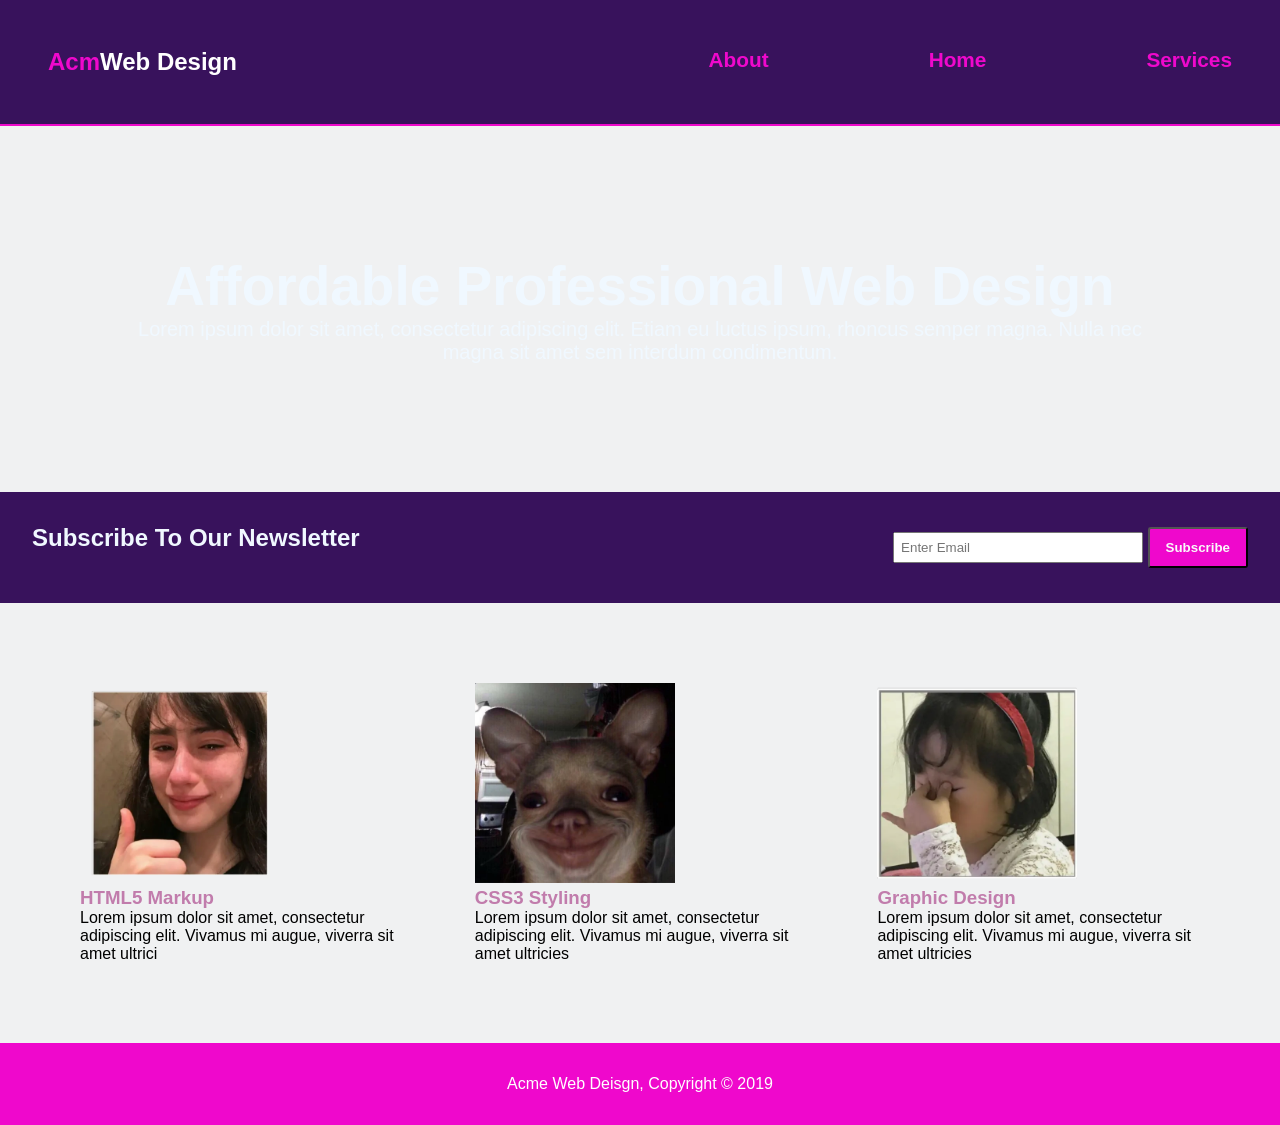
<file: ACM-main/index.html>
<!DOCTYPE html>
<html>

<head>
  <meta charset="utf-8">
  <meta name="author" content="layal">
  <meta name="keyword" content="web design, affordable web design, professional web design">
  <meta name="description" content="Affordable and professional web design">
  <title>Acme Web Deisgn | About</title>
  <link rel="stylesheet" href="css/all.min.css">
  <link rel="stylesheet" href="css/style.css">
</head>


<body>
  <header>
    <nav>
      <h1><span style="color: rgb(239, 8, 204)">Acm</span>Web Design</h1>
      <ul class="nav-menu">
        <li><a href="about.html">about</a></li>
        <li><a href="index.html">home</a></li>
        <li><a href="services.html">services</a></li>
      </ul>
      <button class="menu-toggle"> <i class="fas fa-bars"></i> </button>
    </nav>
    <hr style="border: 1.5px solid rgb(239, 8, 204);">
  </header>


  <section id="hero">
    <div class="content3">
      <h2>Affordable Professional Web Design
      </h2>
      <p>Lorem ipsum dolor sit amet, consectetur adipiscing elit. Etiam eu luctus ipsum, rhoncus semper magna. Nulla nec
        magna sit amet sem interdum condimentum.</p>
    </div>

    <div class="subscribe">
      <h2>Subscribe To Our Newsletter</h2>
      <form>
        <input type="email" placeholder="Enter Email" required>
        <button type="submit">Subscribe</button>
      </form>
    </div>

  </section>


  <div id="section2">
    <ul>
      <li><img src="assets/images/l.jpg.webp">
        <h3>HTML5 Markup
        </h3>
        <p>Lorem ipsum dolor sit amet, consectetur adipiscing elit. Vivamus mi augue, viverra sit amet ultrici</p>
      </li>


      <li><img src="assets/images/l2.jpg.webp">
        <h3>CSS3 Styling</h3>
        <p>Lorem ipsum dolor sit amet, consectetur adipiscing elit. Vivamus mi augue, viverra sit amet ultricies</p>
      </li>

      <li><img src="assets/images/l3.jpg.webp">
        <h3>Graphic Design
        </h3>
        <p>Lorem ipsum dolor sit amet, consectetur adipiscing elit. Vivamus mi augue, viverra sit amet ultricies
        </p>
      </li>
    </ul>
  </div>
  <script src="js/main.js"></script>

  <footer>
      Acme Web Deisgn, Copyright © 2019
  </footer>
</body>
</file>
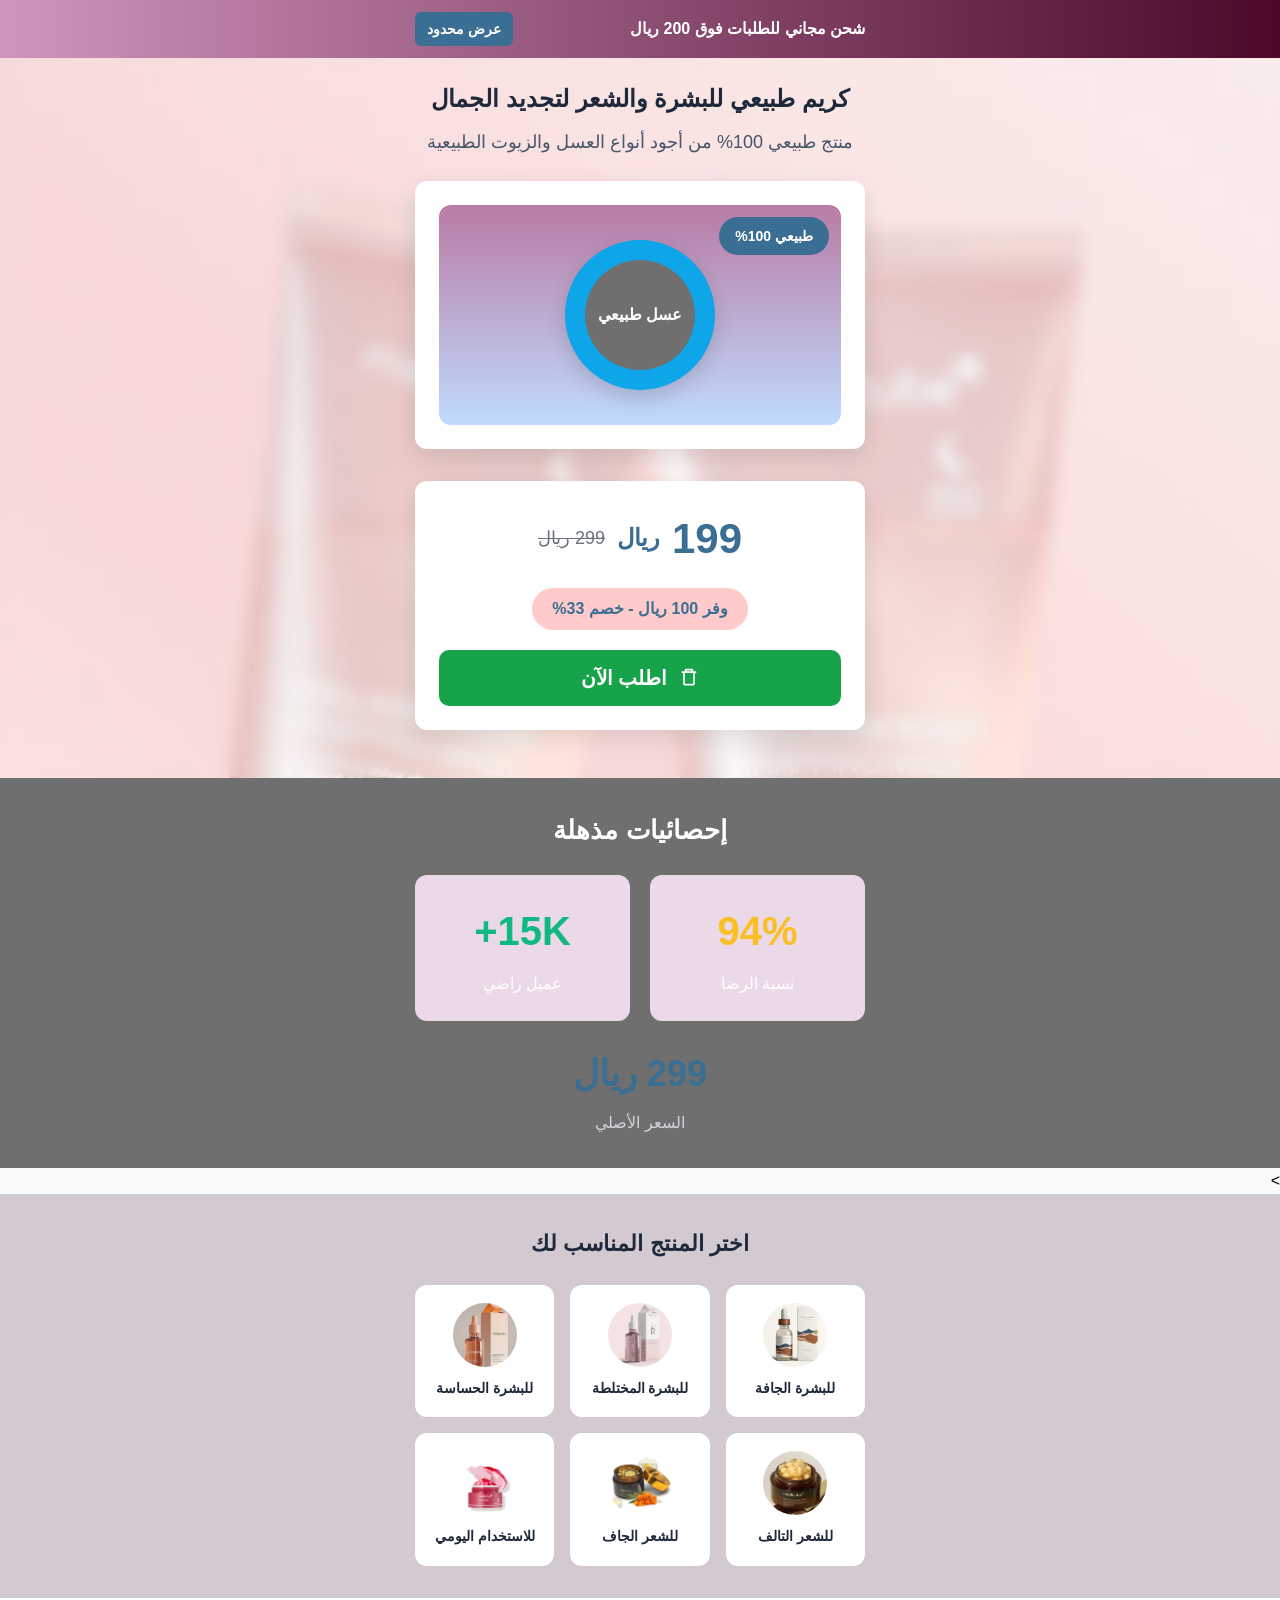
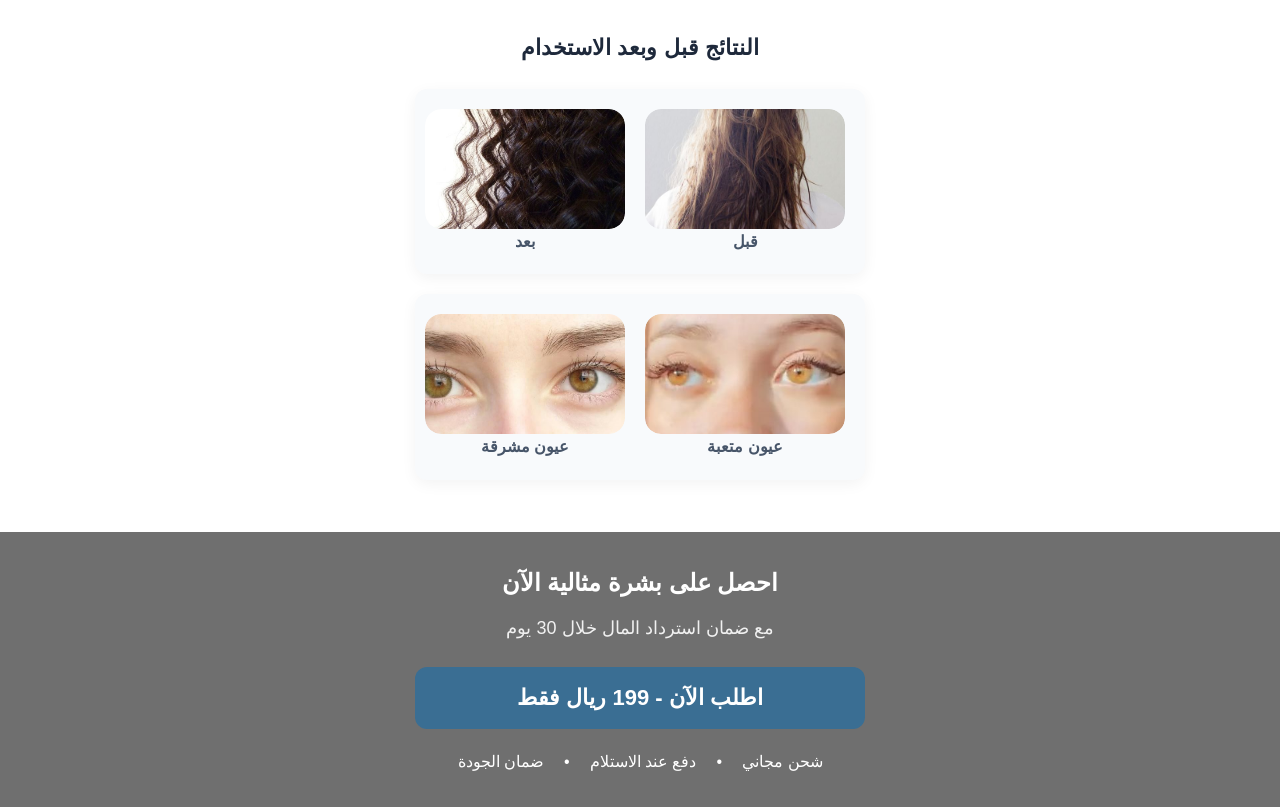
<file: cream-landing-page/index.html>
<!DOCTYPE html>
<html lang="ar" dir="rtl">
<head>
    <meta charset="UTF-8">
    <meta name="viewport" content="width=device-width, initial-scale=1.0">
    <title>كريم طبيعي للبشرة والشعر</title>
    <link rel="stylesheet" href="style.css">
  </head>
<body>
    <!-- Header Banner -->
    <div class="header-banner">
        <div class="header-content">
            <span>شحن مجاني للطلبات فوق 200 ريال</span>
            <div class="limited-offer">عرض محدود</div>
        </div>
    </div>

    <section id="hero">
    <!-- Main Product Section -->
    <div class="main-product">
        <div class="container">
            <div class="product-title">
                <h1>كريم طبيعي للبشرة والشعر لتجديد الجمال</h1>
                <p>منتج طبيعي 100% من أجود أنواع العسل والزيوت الطبيعية</p>
            </div>

            <!-- Product Image -->
            <div class="product-image">
                <div class="image-container">
                    <div class="honey-jar">
                        <div class="honey-jar-inner">
                            عسل طبيعي
                        </div>
                    </div>
                    <div class="natural-badge">طبيعي 100%</div>
                </div>
            </div>

            <!-- Price Section -->
            <div class="price-section">
                <div class="price-display">
                    <span class="current-price">199</span>
                    <span class="currency">ريال</span>
                    <span class="old-price">299 ريال</span>
                </div>
                <div class="discount-badge">وفر 100 ريال - خصم 33%</div>
                <button class="order-btn" onclick="orderNow()">
                    <svg class="cart-icon" viewBox="0 0 24 24">
                        <path d="M7 4V2C7 1.45 7.45 1 8 1H16C16.55 1 17 1.45 17 2V4H20C20.55 4 21 4.45 21 5S20.55 6 20 6H19V19C19 20.1 18.1 21 17 21H7C5.9 21 5 20.1 5 19V6H4C3.45 6 3 5.55 3 5S3.45 4 4 4H7ZM9 3V4H15V3H9ZM7 6V19H17V6H7Z"/>
                    </svg>
                    اطلب الآن
                </button>
            </div>
        </div>
    </div>
</section>
    <!-- Statistics Section -->
    <div class="statistics">
        <div class="container">
            <h2 class="stats-title">إحصائيات مذهلة</h2>
            <div class="stats-grid">
                <div class="stat-item">
                    <div class="stat-number yellow">94%</div>
                    <div class="stat-label">نسبة الرضا</div>
                </div>
                <div class="stat-item">
                    <div class="stat-number green">15K+</div>
                    <div class="stat-label">عميل راضي</div>
                </div>
            </div>
            <div class="original-price">
                <div class="original-price-number">299 ريال</div>
                <div class="original-price-label">السعر الأصلي</div>
            </div>
        </div>
    </div>

    <!-- Product Variants -->
    >
    <div class="variants">
        <div class="container">
            <h3 class="variants-title">اختر المنتج المناسب لك</h3>
            <div class="variants-grid">
                <div class="variant-item" onclick="selectVariant('dry-skin')">
                    <div class="variant-icon">
                        <img src="assets/127e34aecd3e624b4cbcf4b5b26fd9e9.jpg" alt="للبشرة الجافة" class="variant-img" />
                    </div>
                    <p class="variant-name">للبشرة الجافة</p>
                </div>
                <div class="variant-item" onclick="selectVariant('mixed-skin')">
                    <div class="variant-icon">
                        <img src="assets/c66abaf1e43dee7de098a8f9c5348a34.jpg" alt="للبشرة المختلطة" class="variant-img" />
                    </div>
                    <p class="variant-name">للبشرة المختلطة</p>
                </div>
                <div class="variant-item" onclick="selectVariant('sensitive-skin')">
                    <div class="variant-icon">
                        <img src="assets/ae29074132a165a981ac6761260c7451.jpg" alt="للبشرة الحساسة" class="variant-img" />
                    </div>
                    <p class="variant-name">للبشرة الحساسة</p>
                </div>
                <div class="variant-item" onclick="selectVariant('damaged-hair')">
                    <div class="variant-icon">
                        <img src="assets/0e9ae6c2ea993de91bb42021d8720975.jpg" alt="للشعر التالف" class="variant-img" />
                    </div>
                    <p class="variant-name">للشعر التالف</p>
                </div>
                <div class="variant-item" onclick="selectVariant('dry-hair')">
                    <div class="variant-icon">
                        <img src="assets/04b5c99f7d85b2487f800f422aa5a5ce.jpg" alt="للشعر الجاف" class="variant-img" />
                    </div>
                    <p class="variant-name">للشعر الجاف</p>
                </div>
                <div class="variant-item" onclick="selectVariant('daily-use')">
                    <div class="variant-icon">
                        <img src="assets/a5045992c9c4d31134b036b2c889da0d.jpg" alt="للاستخدام اليومي" class="variant-img" />
                    </div>
                    <p class="variant-name">للاستخدام اليومي</p>
                </div>
            </div>
        </div>
    </div>

    <!-- Before/After Section -->
    <div class="before-after">
        <div class="container">
            <h3 class="before-after-title">النتائج قبل وبعد الاستخدام</h3>
            
            <!-- Comparison 1 -->
            <div class="comparison">
                <div class="comparison-grid">
                    <div class="comparison-item">
                        <div class="comparison-image">
                            <img src="assets/e5442671f53b0b2f0a9428408c3b7ea1.jpg" alt="قبل" />
                        </div>
                        <p class="comparison-label">قبل</p>
                    </div>
                    <div class="comparison-item">
                        <div class="comparison-image">
                            <img src="assets/ea8624fbab9425c75e2d26c6a4cb7615.jpg" alt="بعد" />
                        </div>
                        <p class="comparison-label">بعد</p>
                    </div>
                </div>
            </div>

            <!-- Comparison 2 -->
            <div class="comparison">
                <div class="comparison-grid">
                    <div class="comparison-item">
                        <div class="comparison-image">
                            <img src="assets/bca4a8bc90dc5081436f8e0d4b37d13c.jpg" alt="قبل" />
                        </div>
                        <p class="comparison-label">عيون متعبة</p>
                    </div>
                    <div class="comparison-item">
                        <div class="comparison-image">
                            <img src="assets/8aa68edcc14de73ba054a80dc7fea7f9.jpg" alt="بعد" />
                        </div>
                        <p class="comparison-label">عيون مشرقة</p>
                    </div>
                </div>
            </div>
        </div>
    </div>

    <!-- Final CTA -->
    <div class="final-cta">
        <div class="container">
            <h3 class="cta-title">احصل على بشرة مثالية الآن</h3>
            <p class="cta-subtitle">مع ضمان استرداد المال خلال 30 يوم</p>
            <button class="final-order-btn" onclick="finalOrder()">
                اطلب الآن - 199 ريال فقط
            </button>
            <div class="features">
                <span>شحن مجاني</span>
                <span>•</span>
                <span>دفع عند الاستلام</span>
                <span>•</span>
                <span>ضمان الجودة</span>
            </div>
        </div>
    </div>
    <script src="main.js"></script>
</body>
</html>
</file>
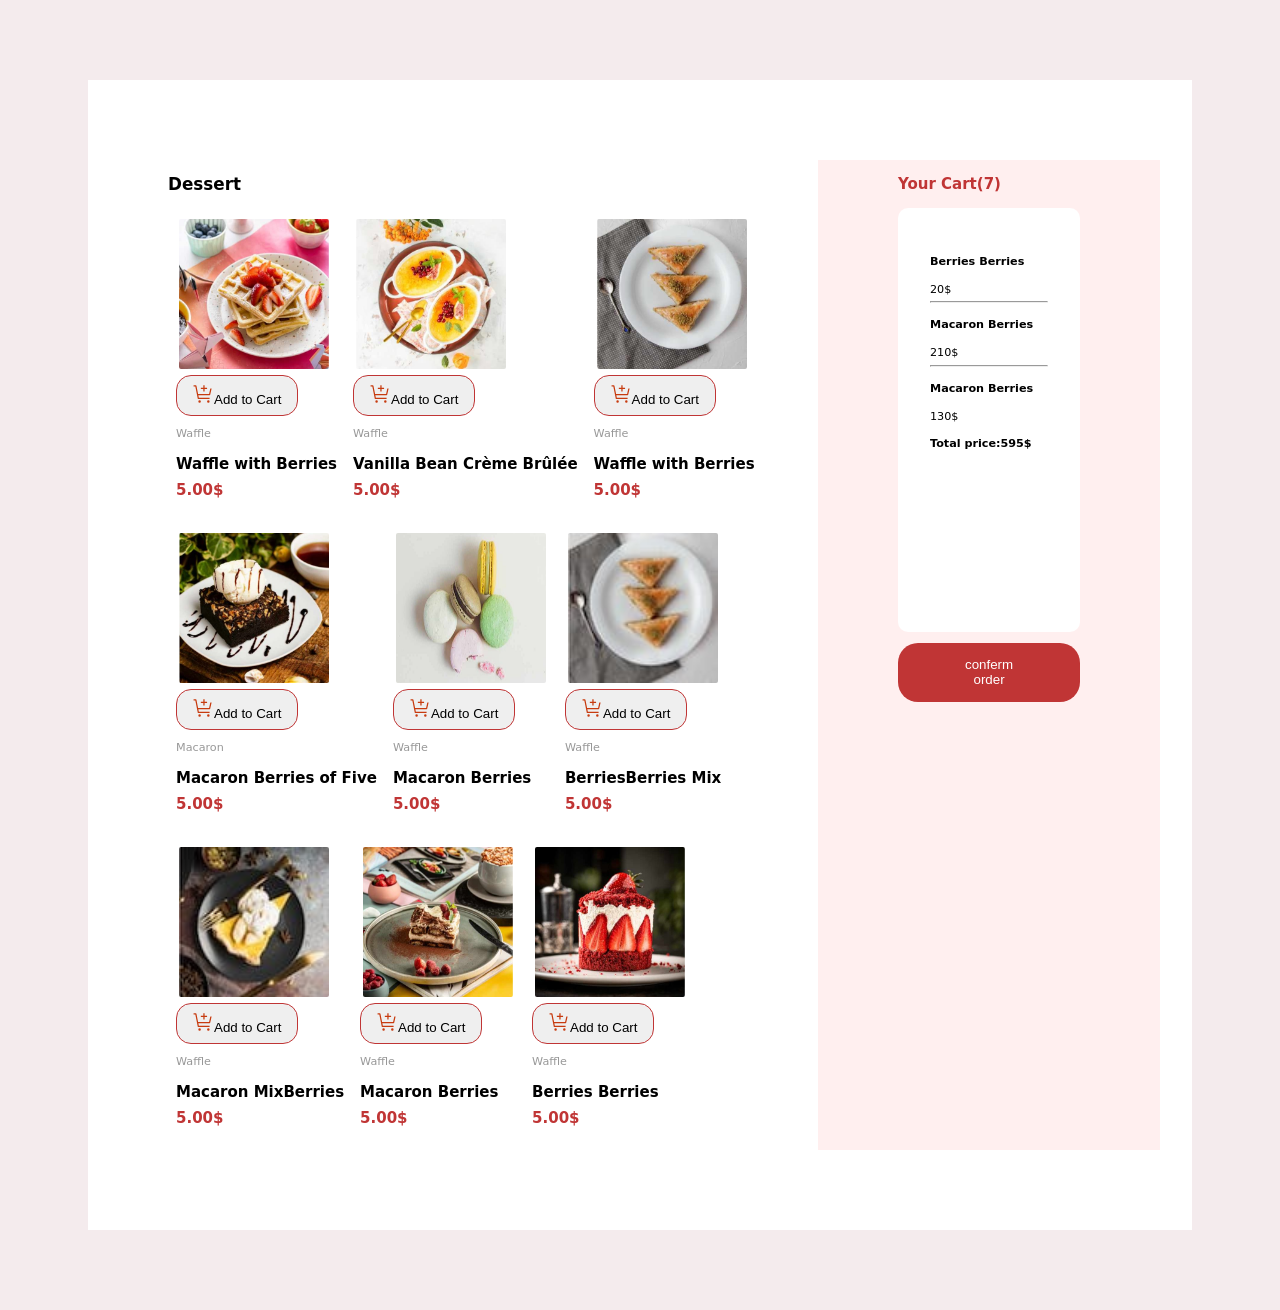
<file: desert-menu-main/index.html>
<!DOCTYPE html>
<html lang="en">

<head>
    <meta charset="UTF-8">
    <meta name="viewport" content="width=device-width, initial-scale=1.0">
    <title>Document</title>
    <link rel="preconnect" href="https://fonts.googleapis.com">
    <link rel="preconnect" href="https://fonts.gstatic.com" crossorigin>
    <link href="https://fonts.googleapis.com/css2?family=Red+Hat+Display:ital,wght@0,300..900;1,300..900&display=swap"
        rel="stylesheet">
    <link rel="stylesheet" href="style.css">

</head>

<body>

    <main>

        <article>

            <h2>Dessert</h2>
            <div id="diserts">
                <div class="disert">
                    <img src="assets/images/image-waffle-desktop.jpg" class="img">
                    <br> <button class="add">
                        <div class="hover">
                            <img src="assets/images/icon-add-to-cart.svg">Add to Cart
                        </div>
                    </button>
                    <p class="opacity">Waffle</p>
                    <h3>Waffle with Berries <br>
                        <span class="$">5.00$</span>

                    </h3>
                </div>

                <div class="disert">
                    <img src="assets/images/image-creme-brulee-tablet.jpg" class="img">
                    <br> <button class="add"><img src="assets/images/icon-add-to-cart.svg">Add to Cart</button>
                    <p class="opacity">Waffle</p>
                    <h3>Vanilla Bean Crème Brûlée <br>
                        <span class="$">5.00$</span>
                    </h3>
                </div>

                <div class="disert">
                    <img src="assets/images/image-baklava-tablet.jpg" class="img">
                    <br> <button class="add"><img src="assets/images/icon-add-to-cart.svg">Add to Cart</button>
                    <p class="opacity">Waffle</p>
                    <h3> Waffle with Berries <br>
                        <span class="$">5.00$</span>
                    </h3>
                </div>

                <div class="disert">
                    <img src="assets/images/image-brownie-desktop.jpg" class="img">
                    <br> <button class="add"><img src="assets/images/icon-add-to-cart.svg">Add to Cart</button>
                    <p class="opacity">Macaron</p>
                    <h3>Macaron Berries of Five <br>
                        <span class="$">5.00$</span>
                    </h3>
                </div>

                <div class="disert">
                    <img src="assets/images/image-macaron-mobile.jpg" class="img">
                    <br> <button class="add"><img src="assets/images/icon-add-to-cart.svg">Add to Cart</button>
                    <p class="opacity">Waffle</p>
                    <h3>Macaron Berries <br>
                        <span class="$">5.00$</span>
                    </h3>
                </div>

                <div class="disert">
                    <img src="assets/images/image-baklava-thumbnail.jpg" class="img">
                    <br>
                    <button class="add"><img src="assets/images/icon-add-to-cart.svg">Add to Cart</button>
                    <p class="opacity">Waffle</p class="opacity" n class="opacity">
                    <h3>BerriesBerries Mix <br>
                        <span class="$">5.00$</span>
                    </h3>
                </div>

                <div class="disert">
                    <img src="assets/images/image-meringue-thumbnail.jpg" class="img">
                    <br> <button class="add"><img src="assets/images/icon-add-to-cart.svg">Add to Cart</button>
                    <p class="opacity">Waffle</p>
                    <h3>Macaron MixBerries<br>
                        <span class="$">5.00$</span>
                    </h3>
                </div>

                <div class="disert">
                    <img src="assets/images/image-tiramisu-desktop.jpg" class="img">
                    <br> <button class="add"><img src="assets/images/icon-add-to-cart.svg">Add to Cart</button>
                    <p class="opacity">Waffle</p>
                    <h3>Macaron Berries <br>
                        <span class="$">5.00$</span>
                    </h3>
                </div>

                <div class="disert">
                    <img src="assets/images/image-cake-desktop.jpg" class="img">
                    <br>
                    <button class="add" onclick="addToCart()">
                        <img src="assets/images/icon-add-to-cart.svg">Add to Cart</button>
                    <p class="opacity">Waffle</p>
                    <h3>Berries Berries <br>
                        <span class="$">5.00$</span>
                    </h3>
                </div>
            </div>

        </article>
        <div class="cart">
            <h3 id="your">Your Cart(7)</h3>
            <div class="items">
            <h4>Berries Berries</h4>
            20$
            <hr>
            <h4> Macaron Berries
            </h4>
            210$
            <hr>
            <h4>Macaron Berries</h4>130$
            <h4 id="total">Total price:595$</h4>
            </div>
            </p>
            <button id="button">conferm order</button>
        </div>
    </main>

</body>

<script>
    let cart = document.getElementById("$")
    function addToCart() {
        document.getElementsByTagName(".items").innerHTML += cart + "<hr>"
    }

</script>

</html>
</file>
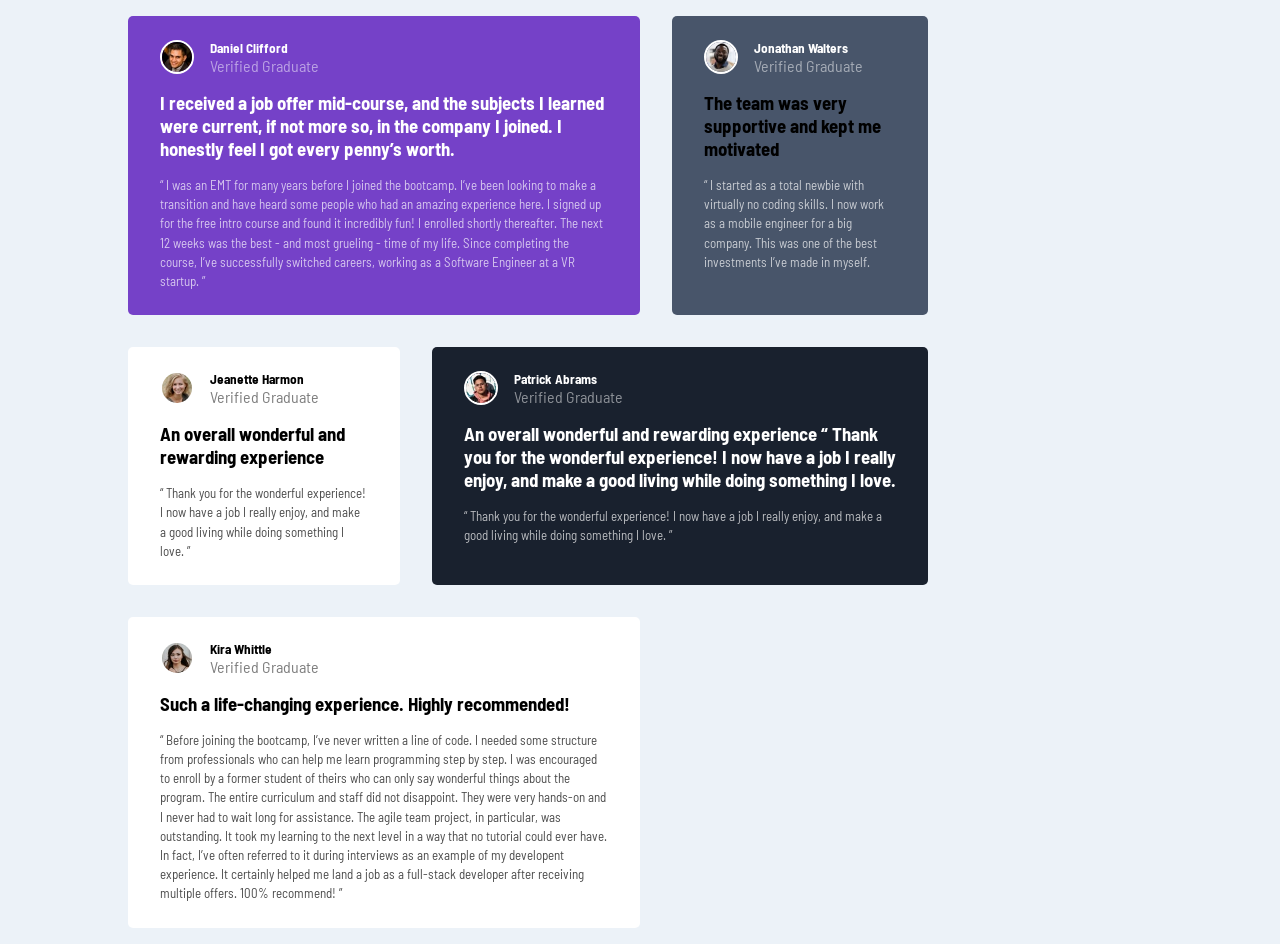
<file: gird/index.html>
<!DOCTYPE html>
<html lang="en">

<head>
    <meta charset="UTF-8">
    <meta name="viewport" content="width=device-width, initial-scale=1.0">
    <link rel="stylesheet" href="style.css">
    <title>Document</title>
    <link rel="preconnect" href="https://fonts.googleapis.com">
    <link rel="preconnect" href="https://fonts.gstatic.com" crossorigin>
    <link
        href="https://fonts.googleapis.com/css2?family=Barlow+Semi+Condensed:ital,wght@0,100;0,200;0,300;0,400;0,500;0,600;0,700;0,800;0,900;1,100;1,200;1,300;1,400;1,500;1,600;1,700;1,800;1,900&display=swap"
        rel="stylesheet">
</head>

<body>
    <article>
        <div id="one" class="block">
            <div class="info">
                <img src="images/image-daniel.jpg" alt="">
                <h5 class="name">Daniel Clifford</h5>
                <span class="job">Verified Graduate </span>
            </div>

            <h3> I received a job offer mid-course, and the subjects I learned were current, if not more so, in the
                company I joined. I honestly feel I got every penny’s worth.
            </h3>
            <p class="opacity">“ I was an EMT for many years before I joined the bootcamp. I’ve been looking to make a
                transition and have heard some people who had an amazing experience here. I signed up for the free intro
                course and found it incredibly fun! I enrolled shortly thereafter. The next 12 weeks was the best - and
                most grueling - time of my life. Since completing the course,
                I’ve successfully switched careers, working as a Software Engineer at a VR startup. ”</p>
        </div>

        <div class="block">
            <div class="info">
                <img src="images/image-jonathan.jpg" alt="">
                <h5 class="name">Jonathan Walters</h5>
                <span class="job">Verified Graduate</span>

            </div>
            <h3> The team was very supportive and kept me motivated </h3>
            <p class="opacity">“ I started as a total newbie with virtually no coding skills. I now work as a mobile
                engineer for a big company. This was one of the best investments I’ve made in myself. </p>
        </div>


        <div class="block">
            <div class="info">
                <img src="images/image-jeanette.jpg" alt="">
                <h5 class="name"> Jeanette Harmon</h5>
                <span class="job">Verified Graduate</span>
            </div>
            <h3> An overall wonderful and rewarding experience</h3>
            <p class="opacity"> “ Thank you for the wonderful experience! I now have a job I really enjoy, and make
                a good living while doing something I love. ”</p>
        </div>


        <div class="block">
            <div class="info">
                <img src="images/image-patrick.jpg" alt="">
                <h5 class="name">Patrick Abrams</h5>
                <span class="job">Verified Graduate</span>
            </div>
            <h3>An overall wonderful and rewarding experience “ Thank you for the wonderful experience! I now have a job
                I really enjoy, and make a good living while doing something I love.</h3>
            <p class="opacity"> “ Thank you for the wonderful experience! I now have a job I really enjoy, and make a
                good living while doing something I love. ”</p>
        </div>

        <div class="block">
            <div class="info">
                <img src="images/image-kira.jpg" alt="">
                <h5 class="name">Kira Whittle</h5>
                <span class="job">Verified Graduate</span>
            </div>
            <h3>Such a life-changing experience. Highly recommended!</h3>
            <p class="opacity">“ Before joining the bootcamp, I’ve never written a line of code. I needed some
                structure from professionals who can help me learn programming step by step. I was encouraged to
                enroll by a former student of theirs who can only say wonderful things about the program. The entire
                curriculum and staff did not disappoint. They were very hands-on and I never had to wait long for
                assistance. The agile team project, in particular, was outstanding. It took my learning to the next
                level in a way that no tutorial could ever have. In fact, I’ve often referred to it during
                interviews as an example of my developent experience. It certainly helped me land a job as a
                full-stack developer after receiving multiple offers. 100% recommend! ”</p>
        </div>
    </article>

</body>

</html>
</file>
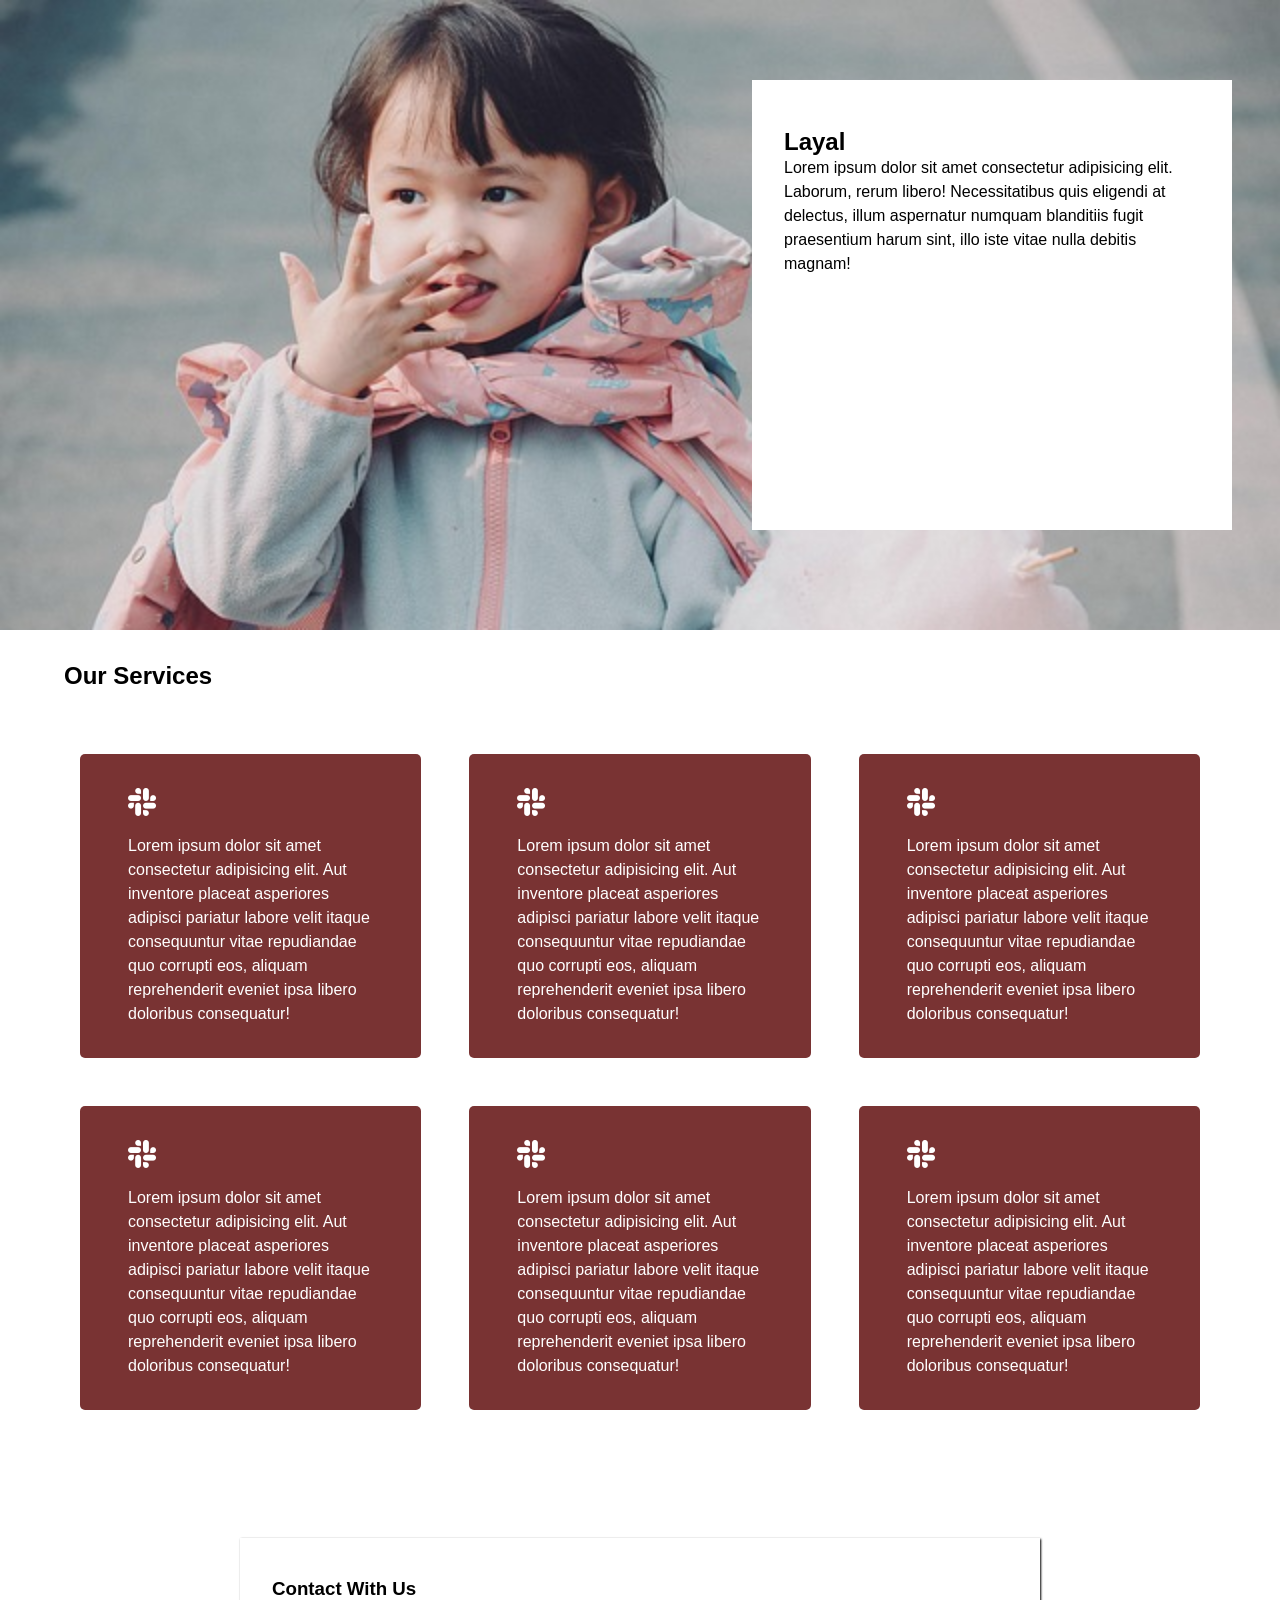
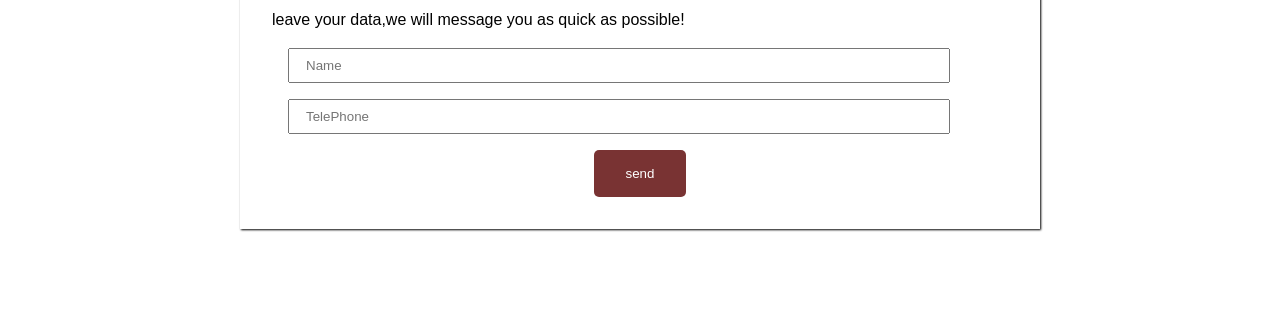
<file: grid/index.html>
<!DOCTYPE html>
<html lang="ar" dir="ltr">

<head>
    <meta charset="UTF-8">
    <meta name="viewport" content="width=device-width, initial-scale=1.0">
    <title>Document</title>
    <link rel="stylesheet" href="css/all.min.css">
    <link rel="stylesheet" href="css/style.css">
</head>

<body>
    <section id="hero">
        <div>
            <h2>layal </h2>
            <p>Lorem ipsum dolor sit amet consectetur adipisicing elit. Laborum, rerum libero! Necessitatibus quis
                eligendi at delectus, illum aspernatur numquam blanditiis fugit praesentium harum sint, illo iste vitae
                nulla debitis magnam!</p>
        </div>
    </section>

    <section id="services">
<h2>our services</h2>
<div class="services">
<div><i class="fa-brands fa-slack"></i>
    <p>Lorem ipsum dolor sit amet consectetur adipisicing elit. Aut inventore placeat asperiores adipisci pariatur labore velit itaque consequuntur vitae repudiandae quo corrupti eos, aliquam reprehenderit eveniet ipsa libero doloribus consequatur!</p></div>
<div><i class="fa-brands fa-slack"></i>
    <p>Lorem ipsum dolor sit amet consectetur adipisicing elit. Aut inventore placeat asperiores adipisci pariatur labore velit itaque consequuntur vitae repudiandae quo corrupti eos, aliquam reprehenderit eveniet ipsa libero doloribus consequatur!</p></div>
<div><i class="fa-brands fa-slack"></i><p>Lorem ipsum dolor sit amet consectetur adipisicing elit. Aut inventore placeat asperiores adipisci pariatur labore velit itaque consequuntur vitae repudiandae quo corrupti eos, aliquam reprehenderit eveniet ipsa libero doloribus consequatur!</p></div>
<div><i class="fa-brands fa-slack"></i><p>Lorem ipsum dolor sit amet consectetur adipisicing elit. Aut inventore placeat asperiores adipisci pariatur labore velit itaque consequuntur vitae repudiandae quo corrupti eos, aliquam reprehenderit eveniet ipsa libero doloribus consequatur!</p></div>
<div><i class="fa-brands fa-slack"></i><p>Lorem ipsum dolor sit amet consectetur adipisicing elit. Aut inventore placeat asperiores adipisci pariatur labore velit itaque consequuntur vitae repudiandae quo corrupti eos, aliquam reprehenderit eveniet ipsa libero doloribus consequatur!</p></div>
<div><i class="fa-brands fa-slack"></i><p>Lorem ipsum dolor sit amet consectetur adipisicing elit. Aut inventore placeat asperiores adipisci pariatur labore velit itaque consequuntur vitae repudiandae quo corrupti eos, aliquam reprehenderit eveniet ipsa libero doloribus consequatur!</p></div>
</div>
</section>

<section id="contact">
    <div class="contact">
        <h3>contact with us</h3>

    <form action="">
        <p>leave your data,we will message you as quick as possible!</p>
        <input type="text" placeholder="Name">
        <input type="tel" placeholder="TelePhone">
        <button>send</button>
    </form></div>
</section>
</body>

</html>
</file>
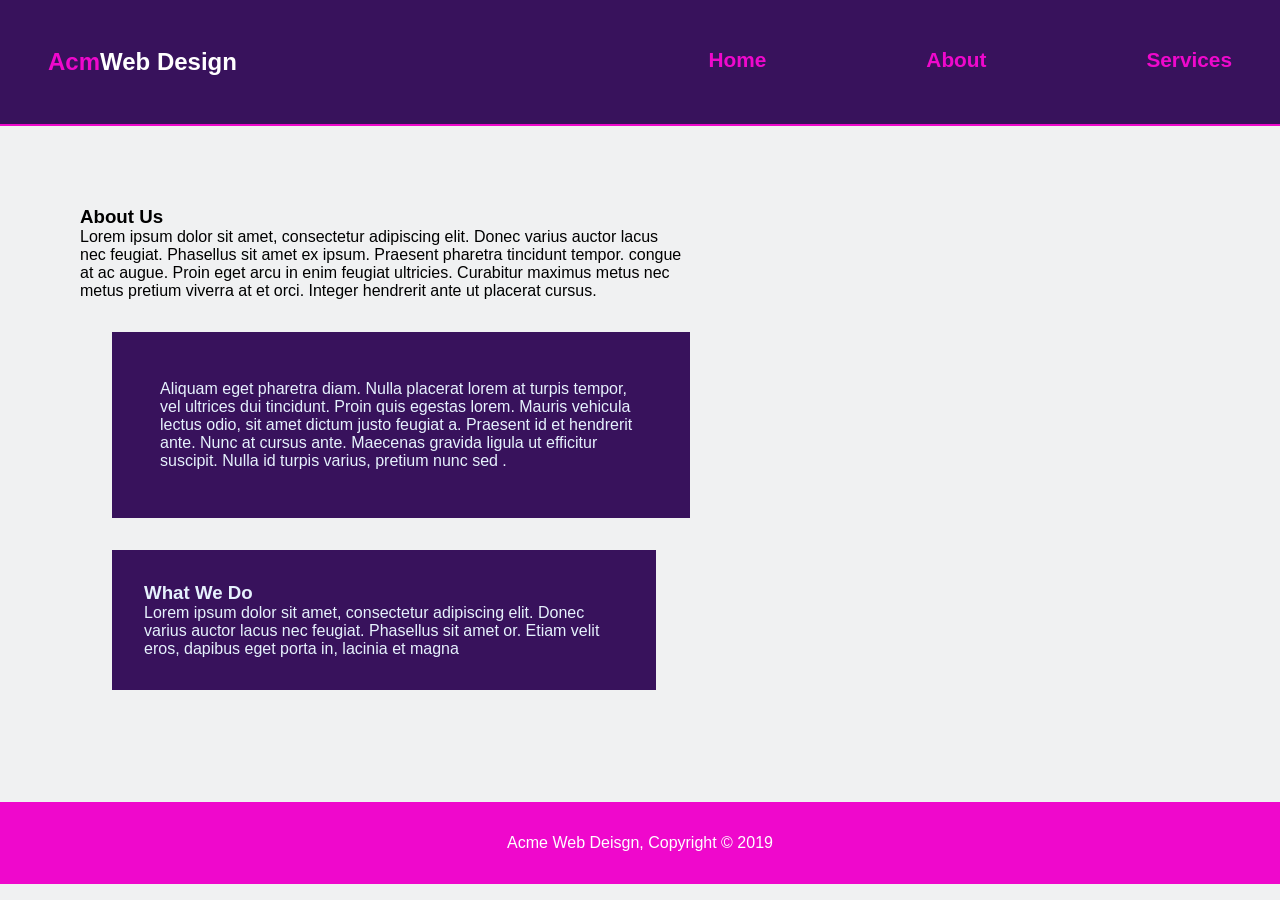
<file: ACM-main/about.html>
<!DOCTYPE html>
<html>

<head>
  <meta charset="utf-8">
  <meta name="author" content="layal">
  <meta name="keyword" content="web design, affordable web design, professional web design">
  <meta name="description" content="Affordable and professional web design">
  <title>Acme Web Deisgn | About</title>
  <link rel="stylesheet" href="css/all.min.css">
  <link rel="stylesheet" href="css/style.css">
</head>

<body>

  <header>
    <nav>
      <h1><span style="color: rgb(239, 8, 204)">Acm</span>Web Design</h1>
      <ul class="nav-menu">
        <li><a href="index.html">home</a></li>
        <li><a href="about.html">about</a></li>
        <li><a href="services.html">services</a></li>
      </ul>
      <button class="menu-toggle"> <i class="fas fa-bars"></i> </button>
    </nav>
    <hr style="border: 1.5px solid rgb(239, 8, 204);">
  </header>

  <section id="about_us">

    <p>
    <h3>About Us</h3>
    Lorem ipsum dolor sit amet, consectetur adipiscing elit. Donec varius
    auctor lacus nec feugiat. Phasellus sit amet ex ipsum. Praesent pharetra tincidunt tempor.
    congue at ac augue. Proin eget arcu in enim feugiat ultricies. Curabitur maximus metus nec metus pretium
    viverra at et orci. Integer hendrerit ante ut placerat cursus.</p>

    <p class="color">Aliquam eget pharetra diam. Nulla placerat lorem at turpis tempor, vel ultrices dui tincidunt.
      Proin quis egestas lorem. Mauris vehicula lectus odio, sit amet dictum justo feugiat a. Praesent id
      et hendrerit ante. Nunc at cursus ante. Maecenas gravida
      ligula ut efficitur suscipit. Nulla id turpis varius, pretium nunc sed
     .</p>


    <div>
      <h3>What We Do</h3>
      Lorem ipsum dolor sit amet, consectetur adipiscing elit. Donec varius auctor lacus nec feugiat. Phasellus sit amet
    or. Etiam velit eros, dapibus eget porta in, lacinia et magna
    </div>
    </aside>
    </div>
  </section>

  <script src="js/main.js"></script>
</body>

    <footer>
        Acme Web Deisgn, Copyright © 2019
    </footer>

</html>
</file>
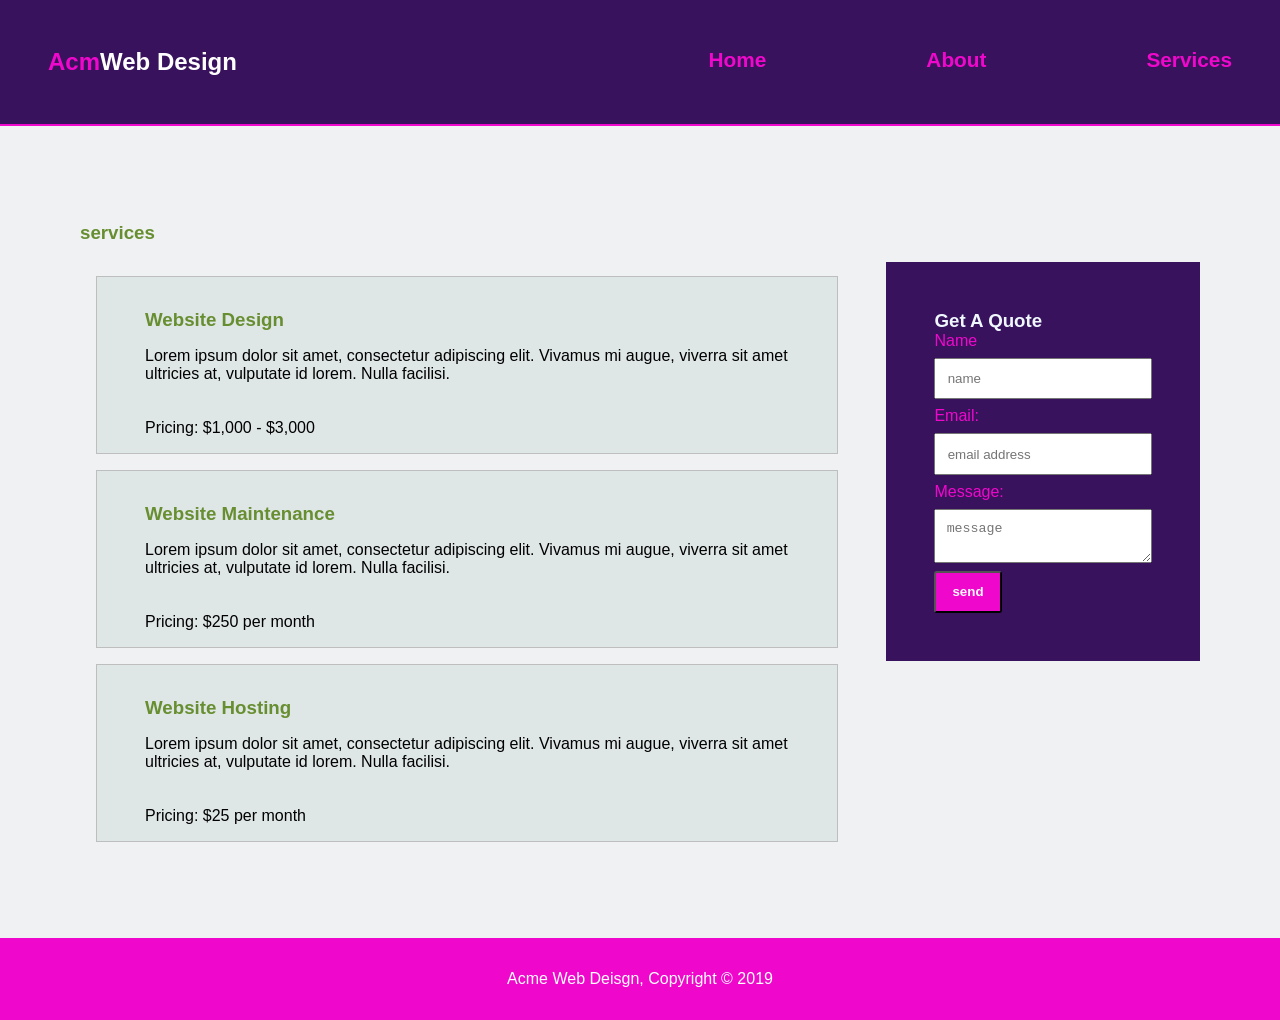
<file: ACM-main/services.html>
<!DOCTYPE html>
<html>

<head>
  <meta charset="utf-8">
  <meta name="author" content="layal">
  <meta name="keyword" content="web design, affordable web design, professional web design">
  <meta name="description" content="Affordable and professional web design">
  <title>Acme Web Deisgn | About</title>
  <link rel="stylesheet" href="css/all.min.css">
  <link rel="stylesheet" href="css/style.css">
</head>

<body>
  <header>
    <nav>
      <h1><span style="color: rgb(239, 8, 204)">Acm</span>Web Design</h1>
      <ul class="nav-menu">
        <li><a href="index.html">home</a></li>
                <li><a href="about.html">about</a></li>
        <li><a href="services.html">services</a></li>
      </ul>
      <button class="menu-toggle"> <i class="fas fa-bars"></i> </button>
    </nav>
    <hr style="border: 1.5px solid rgb(239, 8, 204);">
  </header>

    <section id="service">
      <div class="services">
        <h3>services</h3>
        <div>
          <h3>Website Design</h3>
          <p>
            Lorem ipsum dolor sit amet, consectetur adipiscing elit. Vivamus mi augue, viverra sit amet ultricies at,
            vulputate id lorem. Nulla facilisi.
            <br><br><br>
            Pricing: $1,000 - $3,000
          </p>
        </div>

        <div>
          <h3>Website Maintenance</h3>
          <p>Lorem ipsum dolor sit amet, consectetur adipiscing elit. Vivamus mi augue, viverra sit amet ultricies at,
            vulputate id lorem. Nulla facilisi.
            <br><br><br>

            Pricing: $250 per month
          </p>
        </div>



        <div>
          <h3>Website Hosting</h3>
          <p>Lorem ipsum dolor sit amet, consectetur adipiscing elit. Vivamus mi augue, viverra sit amet ultricies at,
            vulputate id lorem. Nulla facilisi.
            <br><br><br>
            Pricing: $25 per month
          </p>
        </div>
      </div>


      <div class="quote">
        <h3 style="color:aliceblue;  
        ;">Get A Quote</h3>
        <label id="name">Name</label>
        <input type="text" placeholder="name" id="name">
        <label id="email">Email:</label>
        <input type="email" placeholder="email address" id="email">
        <label id="message">Message:</label>
        <textarea id="message" placeholder="message"></textarea>
        <button id="send">send</button>
      </div>
    </section>
  </article>
  <script src="js/main.js"></script>

</body>
  <footer>
    Acme Web Deisgn, Copyright © 2019
  </footer>
</body>
</file>
<file: ACM-main/css/style.css>
* {
    box-sizing: border-box;
    margin: 0;
    padding: 0;
}

body {
    font-family: Arial, Helvetica, sans-serif;
    background-color: rgba(226, 229, 231, 0.514);
}


header {
    background-color: rgb(56, 18, 92);
}

button {
    background-color: rgb(239, 8, 204);
    color: rgb(249, 249, 249);
    border-radius: 3px;
    font-weight: bold;
    padding: .7rem 1rem;
    transition: 2s;
}

button:hover {
    scale: 1.2;
    cursor: pointer;
}

nav {
    padding: 3rem;
    display: flex;
    justify-content: space-between;
    justify-items: center;
    color: rgb(255, 255, 255);

    li {
        margin-left: 10rem;
        font-weight: bold;

    }
}

nav button {
    background-color: transparent;
    border: none;
    display: none;
}

nav i {
    font-size: 3rem;
    margin: 1rem;
    cursor: pointer;
    color: #fff;
}

ul {
    list-style: none;
    display: flex;
    justify-content: space-between;

    a {
        color: rgb(239, 8, 204);
        text-decoration: none;
        text-transform: capitalize;
        font-size: 1.3rem;

    }

    h3:hover {
        color: #fff;
        transform: scale(1.1);

    }
}

#hero div:first-child {
    text-align: center;
    color: aliceblue;
    transition-duration: 2s;
    padding: 8rem;

    h2 {
        font-size: 55px;
    }

    p {
        font-size: 20px;
    }
}


#hero div:first-child:hover {
    color: rgb(152, 152, 152);
    cursor: cell;
}

#hero div:nth-child(2) {
    background-color: rgb(56, 18, 92);
    padding: 2rem;
    display: flex;
    justify-content: space-between;
    justify-items: center;
    gap: 2rem;

    h2 {
        color: aliceblue;
    }

    input {
        padding: 6px;
        width: 250px;
        margin: .5rem 0;
    }


}



#section2 {
    padding: 5rem;

    h3 {
        color: rgb(193, 124, 172);

    }

    img {
        width: 200px;
    }
}

#section2 ul {
    display: flex;
    justify-content: space-between;
    align-items: center;
    gap: 5rem;

}



/*---------------------------------------------------------*/
#service {
    display: flex;
    justify-content: space-evenly;
    gap: 2rem;
    padding: 5rem;
}



.services h3 {
    color: rgb(103, 142, 48);
    padding: 1rem 0;
}

.services div {
    background-color: rgba(212, 223, 223, 0.575);
    padding: 1rem 3rem;
    border: solid .5px rgb(190, 190, 190);
    margin: 1rem;
}

.quote {
    background-color: rgb(56, 18, 92);
    width: 400px;
    padding: 3rem;
    height: 55%;
    margin: 3.5rem 0;

}

.quote label {
    color: rgb(239, 8, 204);
}

.quote input,
.quote textarea {
    margin: .5rem 0;
    padding: .7rem;
    display: block;
    width: 100%;
    outline: none;
}

/*---------------------------------------------------------*/

#about_us {
    width: 60%;
    padding: 5rem;
}

#about_us .color {
    width: 95%;
    background-color: rgb(56, 18, 92);
    color: rgb(230, 242, 253);
    padding: 3rem;
    margin: 2rem;

}


#about_us div {
    background-color: rgb(56, 18, 92);
    color: rgb(230, 242, 253);
    padding: 2rem;
    margin: 2rem;
}

/*---------------------------------------------------------*/
footer {
    background-color: rgb(239, 8, 204);
    text-align: center;
    color: rgb(255, 255, 255);
    padding: 2rem;
}



/*---------------------------------------------------------*/
@media (max-width: 768px) {

    nav {
        position: fixed;
        width: 100%;
        background-color: rgba(56, 18, 92);
        padding: 2rem;
    }

    .nav-menu {
        position: fixed;
        top: 0;
        left: -100%;
        width: 100%;
        height: 100vh;
        background-color: rgba(56, 18, 92, 0.9);
        display: flex;
        flex-direction: column;
        justify-content: center;
        align-items: center;
        transition: left 0.3s ease-in-out;
    }

    .nav-menu li {
        margin: 1.5rem;
        font-size: 3rem;
        border-bottom: solid;
        width: 70%;
        padding: 1rem;
    }

    nav .menu-toggle {
        display: block;
        z-index: 100;
        position: fixed;
        right: 0;
        top: 0;
    }

    .nav-menu.active {
        left: 0;
    }

    #hero div:first-child {
        margin-top: 5rem;
        padding: 5rem 2rem;

        h2 {
            font-size: 40px;
        }
    }

    #hero .subscribe input {
        width: 110% !important;

    }

    #about_us {
        width: 100%;
        margin-top: 5rem;
        padding: 5rem 2rem !important;

    }


    #section2 ul {
        display: flex;
        flex-wrap: wrap;
        justify-content: left;
    }


    #service {
        flex-wrap: wrap;
        text-align: left;
        padding: 2rem;
        margin-top: 5rem;

    }

}
</file>
<file: cream-landing-page/style.css>
* {
    margin: 0;
    padding: 0;
    box-sizing: border-box;
}

:root{
  --main_color:#6f6f6f;
  --sec_color:#d3c9d0;
  --third_color:#3a6e93;
}
body {
    font-family: 'Arial', sans-serif;
    background-color: #f8fafc;
    direction: rtl;
    line-height: 1.6;
}

.container {
    max-width: 450px;
    margin: 0 auto;
}

/* Header Banner */
.header-banner {
    background: linear-gradient(to left, #4b0829, #cf95be);
    padding: 12px;
    color: white;
    font-size: 16px;
    font-weight: bold;
}

.header-content {
    display: flex;
    justify-content: space-between;
    align-items: center;
    max-width: 450px;
    margin: 0 auto;
}

.limited-offer {
    background-color: var(--third_color);
    color: white;
    padding: 6px 12px;
    border-radius: 6px;
    font-size: 14px;
}

/* Main Product Section */
.main-product {
    background-image: url(assets/2d25844bb4d51269228b689ef2a1d36c.jpg);
    background-size: cover;
    padding: 24px;
}
.main-product {
    position: relative;
    background-image: url(assets/2d25844bb4d51269228b689ef2a1d36c.jpg);
    background-size: cover;
    padding: 24px;
    z-index: 1;
    overflow: hidden;
}

.main-product::before {
    content: "";
    position: absolute;
    inset: 0;
    background: rgba(255,255,255,0.4);
    backdrop-filter: blur(8px);        
    z-index: 2;
    pointer-events: none;         
}
.main-product > * {
    position: relative;
    z-index: 3;
}

.product-title {
    text-align: center;
    margin-bottom: 24px;
}

.product-title h1 {
    font-size: 24px;
    font-weight: bold;
    color: #1e293b;
    margin-bottom: 12px;
    line-height: 1.4;
}

.product-title p {
    font-size: 18px;
    color: #475569;
}

/* Product Image */
.product-image {
    background: white;
    border-radius: 12px;
    padding: 24px;
    box-shadow: 0 8px 25px rgba(0, 0, 0, 0.1);
    margin-bottom: 32px;
    position: relative;
}

.image-container {
    height: 220px;
    background: linear-gradient(to bottom, #b97ba4, #bfdbfe);
    border-radius: 12px;
    display: flex;
    align-items: center;
    justify-content: center;
    position: relative;
}

.honey-jar {
    width: 150px;
    height: 150px;
    background-color: #0ea5e9;
    border-radius: 50%;
    display: flex;
    align-items: center;
    justify-content: center;
    box-shadow: 0 8px 20px rgba(0, 0, 0, 0.15);
}

.honey-jar-inner {
    width: 110px;
    height: 110px;
    background-color: var(--main_color);
    border-radius: 50%;
    display: flex;
    align-items: center;
    justify-content: center;
    color: white;
    font-weight: bold;
    font-size: 16px;
}

.natural-badge {
    position: absolute;
    top: 12px;
    right: 12px;
    background-color: var(--third_color);
    color: white;
    padding: 8px 16px;
    border-radius: 25px;
    font-size: 14px;
    font-weight: bold;
}

/* Price Section */
.price-section {
    background: white;
    border-radius: 12px;
    padding: 24px;
    box-shadow: 0 8px 25px rgba(0, 0, 0, 0.1);
    margin-bottom: 24px;
    text-align: center;
}

.price-display {
    display: flex;
    align-items: center;
    justify-content: center;
    gap: 12px;
    margin-bottom: 16px;
}

.current-price {
    font-size: 42px;
    font-weight: bold;
    color: var(--third_color);
}

.currency {
    font-size: 24px;
    color: var(--third_color);
    font-weight: bold;
}

.old-price {
    font-size: 18px;
    color: #6b7280;
    text-decoration: line-through;
}

.discount-badge {
    background-color: #fecaca;
    color:var(--third_color);
    padding: 8px 20px;
    border-radius: 25px;
    font-size: 16px;
    font-weight: bold;
    display: inline-block;
    margin-bottom: 20px;
}

.order-btn {
    width: 100%;
    background-color: #16a34a;
    color: white;
    border: none;
    padding: 16px;
    border-radius: 10px;
    font-size: 20px;
    font-weight: bold;
    cursor: pointer;
    display: flex;
    align-items: center;
    justify-content: center;
    gap: 12px;
    transition: all 0.3s ease;
}

.order-btn:hover {
    background-color: #15803d;
    transform: translateY(-2px);
}

/* Statistics Section */
.statistics {
    background: var(--main_color);
    color: white;
    padding: 32px;
}

.stats-title {
    font-size: 26px;
    font-weight: bold;
    text-align: center;
    margin-bottom: 24px;
}

.stats-grid {
    display: grid;
    grid-template-columns: 1fr 1fr;
    gap: 20px;
    margin-bottom: 24px;
}

.stat-item {
    background-color: rgb(235, 217, 231);
    border-radius: 12px;
    padding: 24px;
    text-align: center;
    transition: transform 0.3s ease;
}

.stat-item:hover {
    transform: translateY(-5px);
}

.stat-number {
    font-size: 40px;
    font-weight: bold;
    margin-bottom: 8px;
}

.stat-number.yellow {
    color: #fbbf24;
}

.stat-number.green {
    color: #10b981;
}

.stat-label {
    font-size: 16px;
}

.original-price {
    text-align: center;
    margin-top: 20px;
}

.original-price-number {
    font-size: 36px;
    font-weight: bold;
    color: var(--third_color);
    margin-bottom: 8px;
}

.original-price-label {
    font-size: 16px;
    color: #d1d5db;
}

/* Product Variants */
.variants {
    background-color: var(--sec_color);
    padding: 32px 24px;
}

.variants-title {
    font-size: 22px;
    font-weight: bold;
    text-align: center;
    margin-bottom: 24px;
    color: #1e293b;
}

.variants-grid {
    display: grid;
    grid-template-columns: repeat(3, 1fr);
    gap: 16px;
}

.variant-item {
    background: white;
    border-radius: 12px;
    padding: 16px;
    text-align: center;
    cursor: pointer;
    transition: all 0.3s ease;
    border: 2px solid transparent;
}

.variant-item:hover {
    box-shadow: 0 8px 25px rgba(0, 0, 0, 0.1);
    transform: translateY(-3px);
}

.variant-icon {
    width: 100%;
    height: 80px;
    border-radius: 12px;
    margin-bottom: 12px;
    display: flex;
    align-items: center;
    justify-content: center;
}

.variant-icon-inner {
    width: 40px;
    height: 40px;
    background-color: #0ea5e9;
    border-radius: 50%;
}

.variant-name {
    font-size: 14px;
    font-weight: 600;
    color: #1e293b;
}
.variant-icon {
    width: 64px;
    height: 64px;
    display: flex;
    align-items: center;
    justify-content: center;
    border-radius: 50%; 
    overflow: hidden;
    background: #f3f3f3;
    margin: 0 auto 10px auto;
}
.variant-img {
    width: 100%;
    height: 100%;
    object-fit: cover;
}
/* Before/After Section */
.before-after {
    background: white;
    padding: 32px 24px;
}

.before-after-title {
    font-size: 22px;
    font-weight: bold;
    text-align: center;
    margin-bottom: 24px;
    color: #1e293b;
}

.comparison {
    background-color: #f8fafc;
    border-radius: 12px;
    padding: 20px;
    margin-bottom: 20px;
    box-shadow: 0 4px 15px rgba(0, 0, 0, 0.05);
}

.comparison-grid {
    display: grid;
    grid-template-columns: 1fr 1fr;
    gap: 20px;
}

.comparison-item {
    text-align: center;
}

.comparison-image {
    width: 200px;        
    height: 120px;
    border-radius: 16px;  
    overflow: hidden;
    position: relative;
    display: flex;
    align-items: center;
    justify-content: center;
}

.comparison-image img {
    width: 100%;
    height: 100%;
    object-fit: cover;
    border-radius: inherit;
    display: block;
}

.comparison-label {
    font-size: 16px;
    font-weight: 600;
    color: #475569;
}

/* Final CTA */
.final-cta {
    background:var(--main_color);
    padding: 32px 24px;
    text-align: center;
}

.cta-title {
    font-size: 24px;
    font-weight: bold;
    color: white;
    margin-bottom: 12px;
}

.cta-subtitle {
    font-size: 18px;
    color: white;
    margin-bottom: 24px;
    opacity: 0.9;
}

.final-order-btn {
    width: 100%;
    background-color:var(--third_color);
    color: white;
    border: none;
    padding: 18px;
    border-radius: 12px;
    font-size: 22px;
    font-weight: bold;
    cursor: pointer;
    margin-bottom: 20px;
    transition: all 0.3s ease;
}

.final-order-btn:hover {
    background-color:var(--third_color);
    transform: translateY(-2px);
}

.features {
    display: flex;
    align-items: center;
    justify-content: center;
    gap: 20px;
    color: white;
    font-size: 16px;
    font-weight: 500;
}

.cart-icon {
    width: 20px;
    height: 20px;
    fill: currentColor;
}

/* Responsive Design */
@media (max-width: 480px) {
    .container {
        max-width: 100%;
        padding: 0 16px;
    }
    
    .product-title h1 {
        font-size: 20px;
    }
    
    .current-price {
        font-size: 36px;
    }
    
    .variants-grid {
        grid-template-columns: repeat(2, 1fr);
    }
}
</file>
<file: desert-menu-main/style.css>
body{
    background-color: rgb(244, 235, 237);
    font-family: system-ui, -apple-system, BlinkMacSystemFont, 'Segoe UI', Roboto, Oxygen, Ubuntu, Cantarell, 'Open Sans', 'Helvetica Neue', sans-serif;
font-size: .7em;
}
main{
    background-color: white;
    margin: 5rem;
    padding: 5rem;
    display: flex;
    justify-content: space-between;
}

h3{
    font-size: 15px;
}

span{
    color: rgb(192, 53, 53);
    display: block;
    margin-top: .5rem;
}
.img{
    border-radius: 5px ;
    width: 150px;
    height: 150px;
    border: solid transparent;
}

.img:hover{
    border: solid rgb(192, 53, 53);
}


#diserts{
    display: flex;
    flex-wrap: wrap;
    width: 650px;
}

.disert{
padding: .5rem;
}

.add{
    border-radius: 15px;
    padding: .5rem 1rem;
    border: solid rgb(192, 53, 53) .5px;

}   
.add:hover{
    background-color:rgb(192, 53, 53);
} 
.add img:hover{
    display:none;
}


.hover:hover{
    display: none;
}
.opacity{
    opacity: .4;
}

.cart{
    float: right;
    background-color: #ffefef;
    padding: 0 5rem;
}
#your{
    color:rgb(192, 53, 53);
}

.items{
    background-color: rgb(255, 255, 255);
    height: 40vh;
    padding: 2rem;
    border-radius: 10px;
}
#button{
color: white;
padding: .7rem 4rem;
background-color:rgb(192, 53, 53);
border-radius: 20px;
border: solid transparent;
}
</file>
<file: gird/style.css>
* {
    margin: 0;
    padding: 0;
    font-family: Barlow Semi Condensed;
    @import url('https://fonts.googleapis.com/css2?family=Barlow+Semi+Condensed:ital,wght@0,100;0,200;0,300;0,400;0,500;0,600;0,700;0,800;0,900;1,100;1,200;1,300;1,400;1,500;1,600;1,700;1,800;1,900&display=swap');
}

body {
    background-color: hsl(210, 46%, 95%);
    padding: 0 7rem;
    display: flex;
    justify-content: space-between;
    align-items: center;
}

article {
    display: grid;
    grid-template-columns: repeat(2, 1fr);
}


img {
    float: left;
    border-radius: 50%;
    border: #fff solid 2px;
    margin-right: 1rem;
    width: 30px;
}

.block {
    margin: 1rem;
    border-radius: 5px;
    padding: 1.5rem 2rem;
}

h3 {
    margin: 1rem;
    margin-left: 0;
    margin-right: 0;
}

#one,
#two,
#four h3,
.name,
.opacity {
    color: #fff;
}

.opacity {
    font-size: 13px;
    opacity: .7;
    line-height: 1.2rem;
}

.job {
    opacity: .5;
    color: #fff;
}

article .block:first-child {
    background-color: hsl(263, 55%, 52%);
    width: 28rem;
  }
  
  article .block:nth-child(2) {
    background-color: hsl(217, 19%, 35%);
    width: 12rem;
  }
  
  article .block:nth-child(3) {
    background-color: #fff;
    width: 13rem;
  }
  
  article .block:nth-child(3) .name,
  article .block:nth-child(3) .job,
  article .block:nth-child(3) .opacity {
    color: black;
  }
  
  article .block:nth-child(3) .job {
    opacity: 0.5;
  }
  
  article .block:nth-child(4) {
    background-color: hsl(219, 29%, 14%);
    width: 27rem;
    margin-left: -14rem;
    h3{
        color: #fff;
    }
  }
  
  article .block:nth-child(5) {
    background-color: #fff;
  }
  
  article .block:nth-child(5) .name,
  article .block:nth-child(5) h3,
  article .block:nth-child(5) .job,
  article .block:nth-child(5) .opacity {
    color: black;
  }
  
  article .block:nth-child(5) .job {
    opacity: 0.5;
  }

@media(max-width:768px) {
    body {
        padding: 0;
    }

    div {
        width: auto !important;
    }

    article {
        grid-template-columns: repeat(1, 1fr);
    }

    article .block:nth-child(4) {
        margin: 1rem;
    }
}
</file>
<file: grid/css/style.css>
* {
    box-sizing: border-box;
    margin: 0;
    padding: 0;
}

:root {
    --color: rgb(121, 51, 51);

}

body {
    font-family: Verdana, Geneva, Tahoma, sans-serif;
}

a {
    text-decoration: none;
}

h1 {
    text-transform: uppercase;
}

h2,
h3 {
    text-transform: capitalize;
}

p {
    line-height: 1.5rem;
}

#hero {
    background-image: url(../assets/images/child-7279091_640.jpg);
    height: 70vh;
    background-repeat: no-repeat;
    background-size: cover;
}

#hero div {
    background-color: rgb(255, 255, 255);
    position: absolute;
    width: 30rem;
    top: 5rem;
    right: 3rem;
    height: 50vh;
    padding: 3rem 2rem 0;
}

/*--------------------------------------------------------------------------------------*/

#services h2 {
    margin: 2rem 4rem 1rem;
}

#services .services {
    display: grid;
    grid-template-columns: repeat(3, 1fr);
    grid-template-rows: repeat(2, 1fr);
    gap: 3rem;
    padding: 3rem 5rem;
}

#services .services div {
    background-color: var(--color);
    padding: 2rem 3rem;
    border-radius: 5px;
    color: #fff;
}

i {
    font-size: 2rem;
    display: block;
    margin: auto;
    margin-bottom: 1rem;
}

/*--------------------------------------------------------------------------------------*/
#contact {
    margin: 5rem;
}

#contact .contact {
    box-shadow: 1px 1px 2px;
    margin-left: 10rem;
    width: 50rem;
    padding: 2rem;

    h3 {
        margin: .5rem 0;
    }
}

#contact input {
    outline: none;
    display: block;
    padding: .5rem 1rem;
    margin: 1rem;
    width: 90%;
    color: var(--color);
}

button {
    display: block;
    margin: auto;
    color: #fff;
    padding: 1rem 2rem;
    background-color: var(--color);
    border-radius: 5px;
    border: none;
}

@media(max-width:768px) {
    #hero div {
        width: 90%;
        top: 5rem;
        left: 0;
        right: 0;
    }

    #services .services {
        grid-template-columns: repeat(1, 1fr) !important;
        padding: 1.2rem;
    }

    #contact {
        margin: 2rem;
    }

    #contact .contact {
        margin-left: 0;
        width: 100%;
    }
}

@media(max-width:1024px) {
    #services .services {
        grid-template-columns: repeat(2, 1fr);
        padding: 2rem;
        gap: 1rem;
    }

    #contact .contact {
        margin-left: 0;
        width: 100%;
    }
}
</file>
